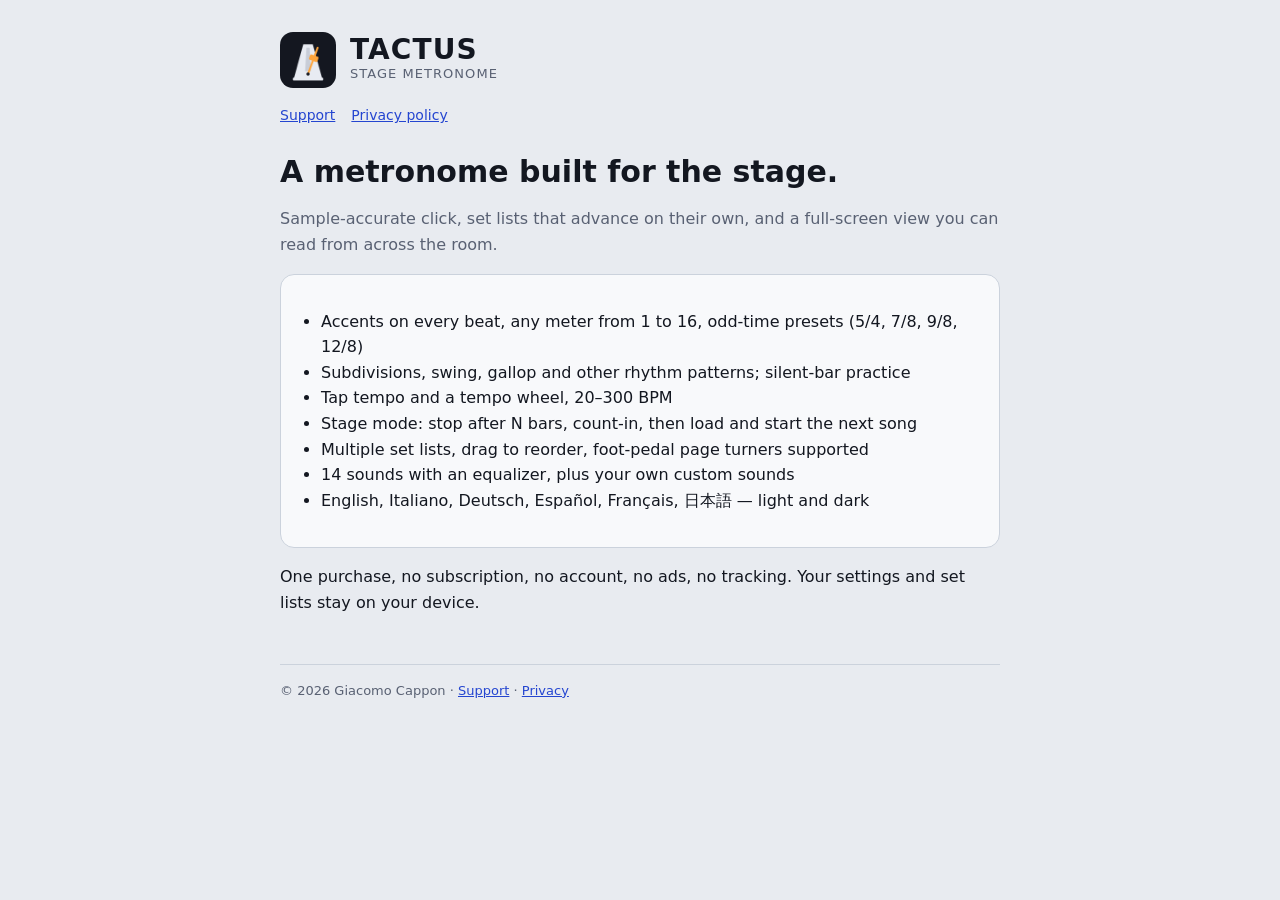
<file: index.html>
<!doctype html>
<html lang="en">
<head>
<meta charset="utf-8"><meta name="viewport" content="width=device-width,initial-scale=1">
<title>Tactus — stage metronome</title>
<meta name="description" content="A metronome for working musicians: accents, subdivisions, rhythm patterns, set lists and stage mode.">
<link rel="icon" href="icon.png"><link rel="stylesheet" href="style.css">
</head>
<body><div class="wrap">
<header><img src="icon.png" alt=""><div><div class="name">Tactus</div><div class="tag">Stage metronome</div></div></header>
<nav><a href="support.html">Support</a><a href="privacy.html">Privacy policy</a></nav>
<h1>A metronome built for the stage.</h1>
<p class="muted">Sample-accurate click, set lists that advance on their own, and a full-screen view you can read from across the room.</p>
<div class="card"><ul>
<li>Accents on every beat, any meter from 1 to 16, odd-time presets (5/4, 7/8, 9/8, 12/8)</li>
<li>Subdivisions, swing, gallop and other rhythm patterns; silent-bar practice</li>
<li>Tap tempo and a tempo wheel, 20–300 BPM</li>
<li>Stage mode: stop after N bars, count-in, then load and start the next song</li>
<li>Multiple set lists, drag to reorder, foot-pedal page turners supported</li>
<li>14 sounds with an equalizer, plus your own custom sounds</li>
<li>English, Italiano, Deutsch, Español, Français, 日本語 — light and dark</li>
</ul></div>
<p>One purchase, no subscription, no account, no ads, no tracking. Your settings and set lists stay on your device.</p>
<footer>© 2026 Giacomo Cappon · <a href="support.html">Support</a> · <a href="privacy.html">Privacy</a></footer>
</div></body></html>
</file>
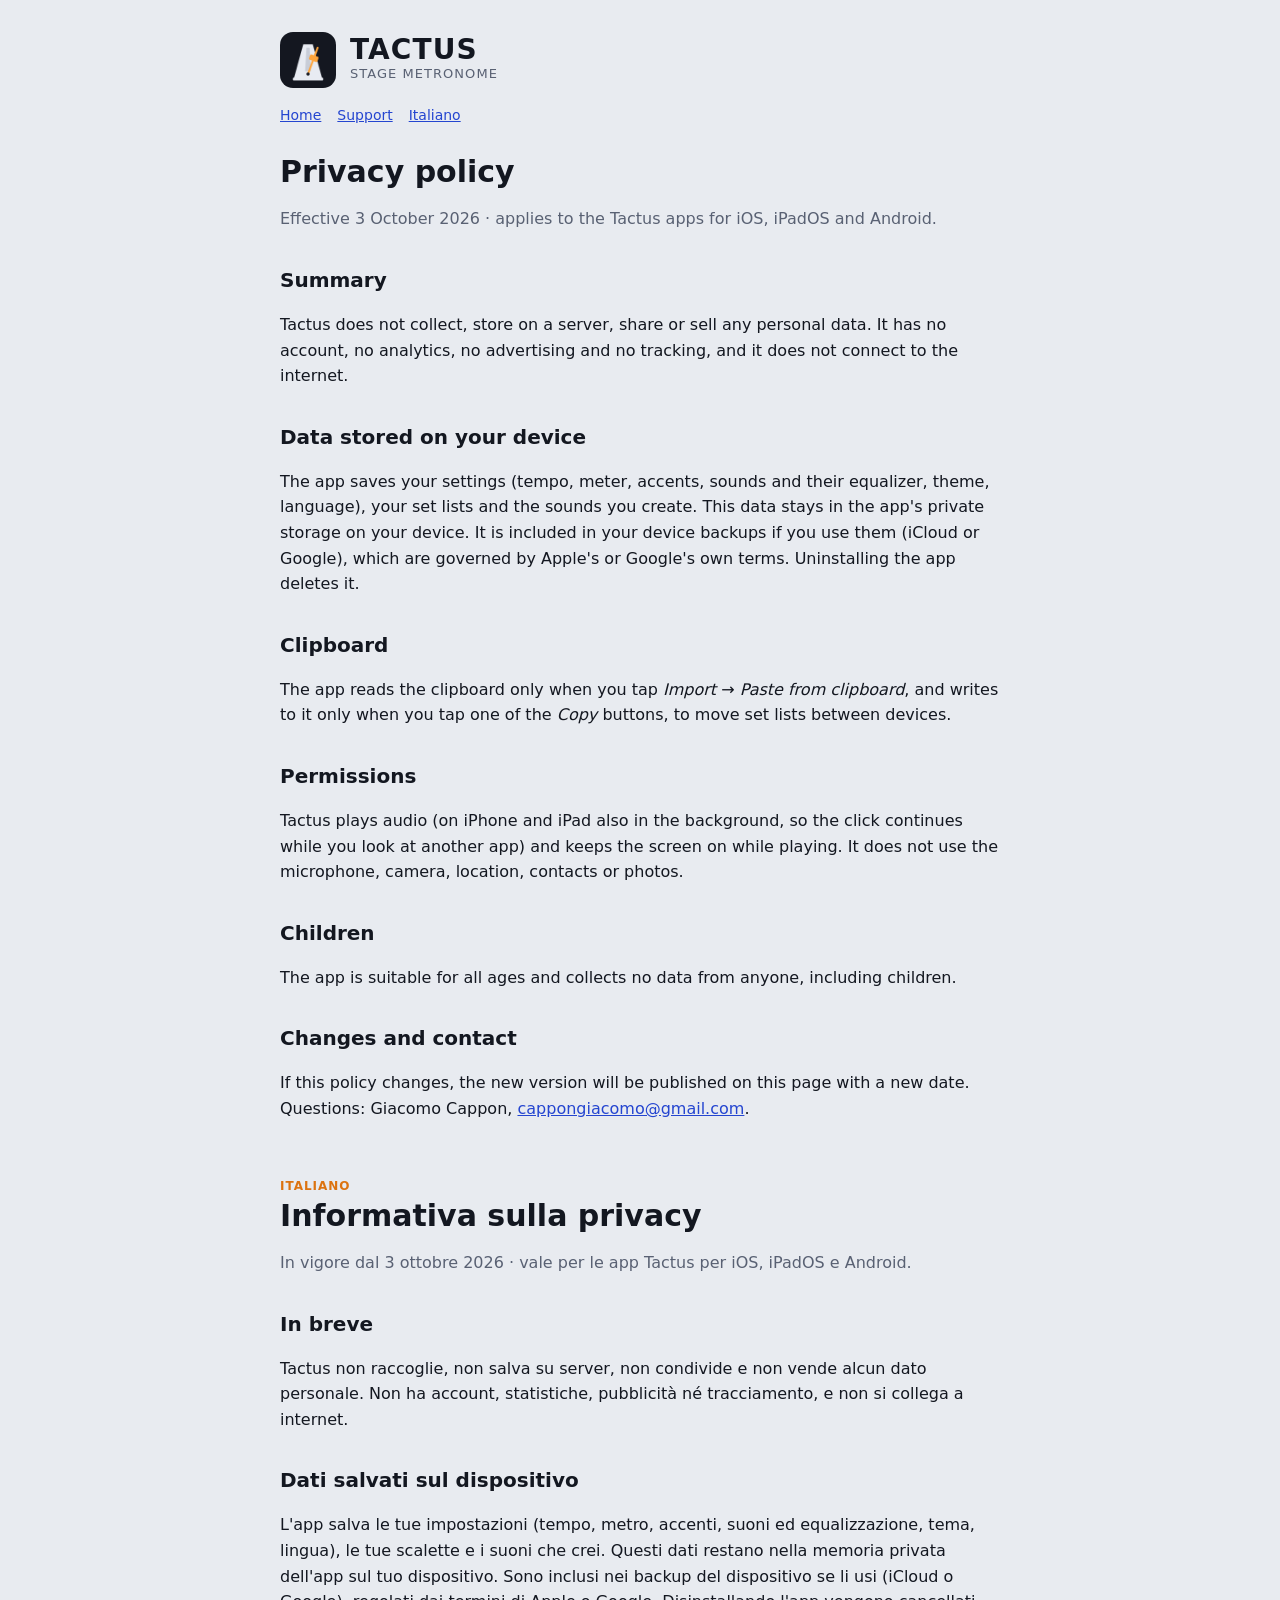
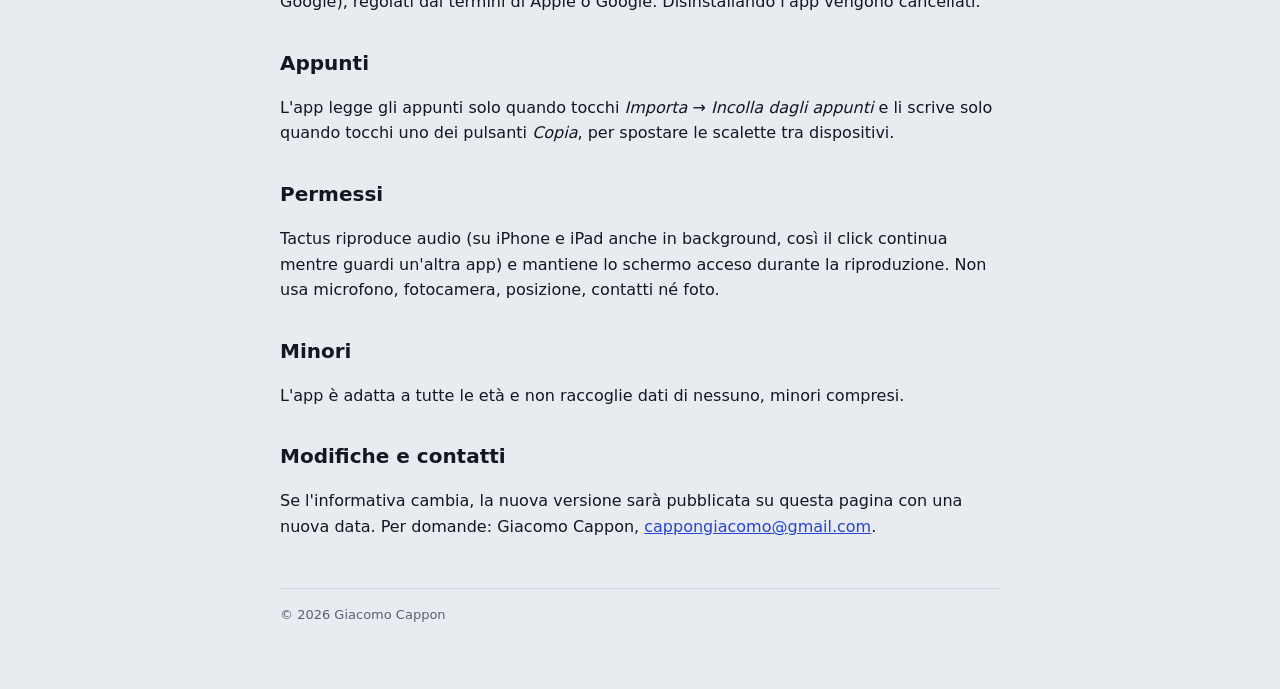
<file: privacy.html>
<!doctype html>
<html lang="en">
<head>
<meta charset="utf-8"><meta name="viewport" content="width=device-width,initial-scale=1">
<title>Tactus — privacy policy</title>
<link rel="icon" href="icon.png"><link rel="stylesheet" href="style.css">
</head>
<body><div class="wrap">
<header><img src="icon.png" alt=""><div><div class="name">Tactus</div><div class="tag">Stage metronome</div></div></header>
<nav><a href="index.html">Home</a><a href="support.html">Support</a><a href="#it">Italiano</a></nav>

<h1>Privacy policy</h1>
<p class="muted">Effective 3 October 2026 · applies to the Tactus apps for iOS, iPadOS and Android.</p>

<h2>Summary</h2>
<p>Tactus does not collect, store on a server, share or sell any personal data. It has no account, no analytics, no advertising and no tracking, and it does not connect to the internet.</p>

<h2>Data stored on your device</h2>
<p>The app saves your settings (tempo, meter, accents, sounds and their equalizer, theme, language), your set lists and the sounds you create. This data stays in the app's private storage on your device. It is included in your device backups if you use them (iCloud or Google), which are governed by Apple's or Google's own terms. Uninstalling the app deletes it.</p>

<h2>Clipboard</h2>
<p>The app reads the clipboard only when you tap <em>Import</em> → <em>Paste from clipboard</em>, and writes to it only when you tap one of the <em>Copy</em> buttons, to move set lists between devices.</p>

<h2>Permissions</h2>
<p>Tactus plays audio (on iPhone and iPad also in the background, so the click continues while you look at another app) and keeps the screen on while playing. It does not use the microphone, camera, location, contacts or photos.</p>

<h2>Children</h2>
<p>The app is suitable for all ages and collects no data from anyone, including children.</p>

<h2>Changes and contact</h2>
<p>If this policy changes, the new version will be published on this page with a new date. Questions: Giacomo Cappon, <a href="mailto:cappongiacomo@gmail.com">cappongiacomo@gmail.com</a>.</p>

<span class="lang" id="it">Italiano</span>
<h1>Informativa sulla privacy</h1>
<p class="muted">In vigore dal 3 ottobre 2026 · vale per le app Tactus per iOS, iPadOS e Android.</p>

<h2>In breve</h2>
<p>Tactus non raccoglie, non salva su server, non condivide e non vende alcun dato personale. Non ha account, statistiche, pubblicità né tracciamento, e non si collega a internet.</p>

<h2>Dati salvati sul dispositivo</h2>
<p>L'app salva le tue impostazioni (tempo, metro, accenti, suoni ed equalizzazione, tema, lingua), le tue scalette e i suoni che crei. Questi dati restano nella memoria privata dell'app sul tuo dispositivo. Sono inclusi nei backup del dispositivo se li usi (iCloud o Google), regolati dai termini di Apple o Google. Disinstallando l'app vengono cancellati.</p>

<h2>Appunti</h2>
<p>L'app legge gli appunti solo quando tocchi <em>Importa</em> → <em>Incolla dagli appunti</em> e li scrive solo quando tocchi uno dei pulsanti <em>Copia</em>, per spostare le scalette tra dispositivi.</p>

<h2>Permessi</h2>
<p>Tactus riproduce audio (su iPhone e iPad anche in background, così il click continua mentre guardi un'altra app) e mantiene lo schermo acceso durante la riproduzione. Non usa microfono, fotocamera, posizione, contatti né foto.</p>

<h2>Minori</h2>
<p>L'app è adatta a tutte le età e non raccoglie dati di nessuno, minori compresi.</p>

<h2>Modifiche e contatti</h2>
<p>Se l'informativa cambia, la nuova versione sarà pubblicata su questa pagina con una nuova data. Per domande: Giacomo Cappon, <a href="mailto:cappongiacomo@gmail.com">cappongiacomo@gmail.com</a>.</p>

<footer>© 2026 Giacomo Cappon</footer>
</div></body></html>
</file>
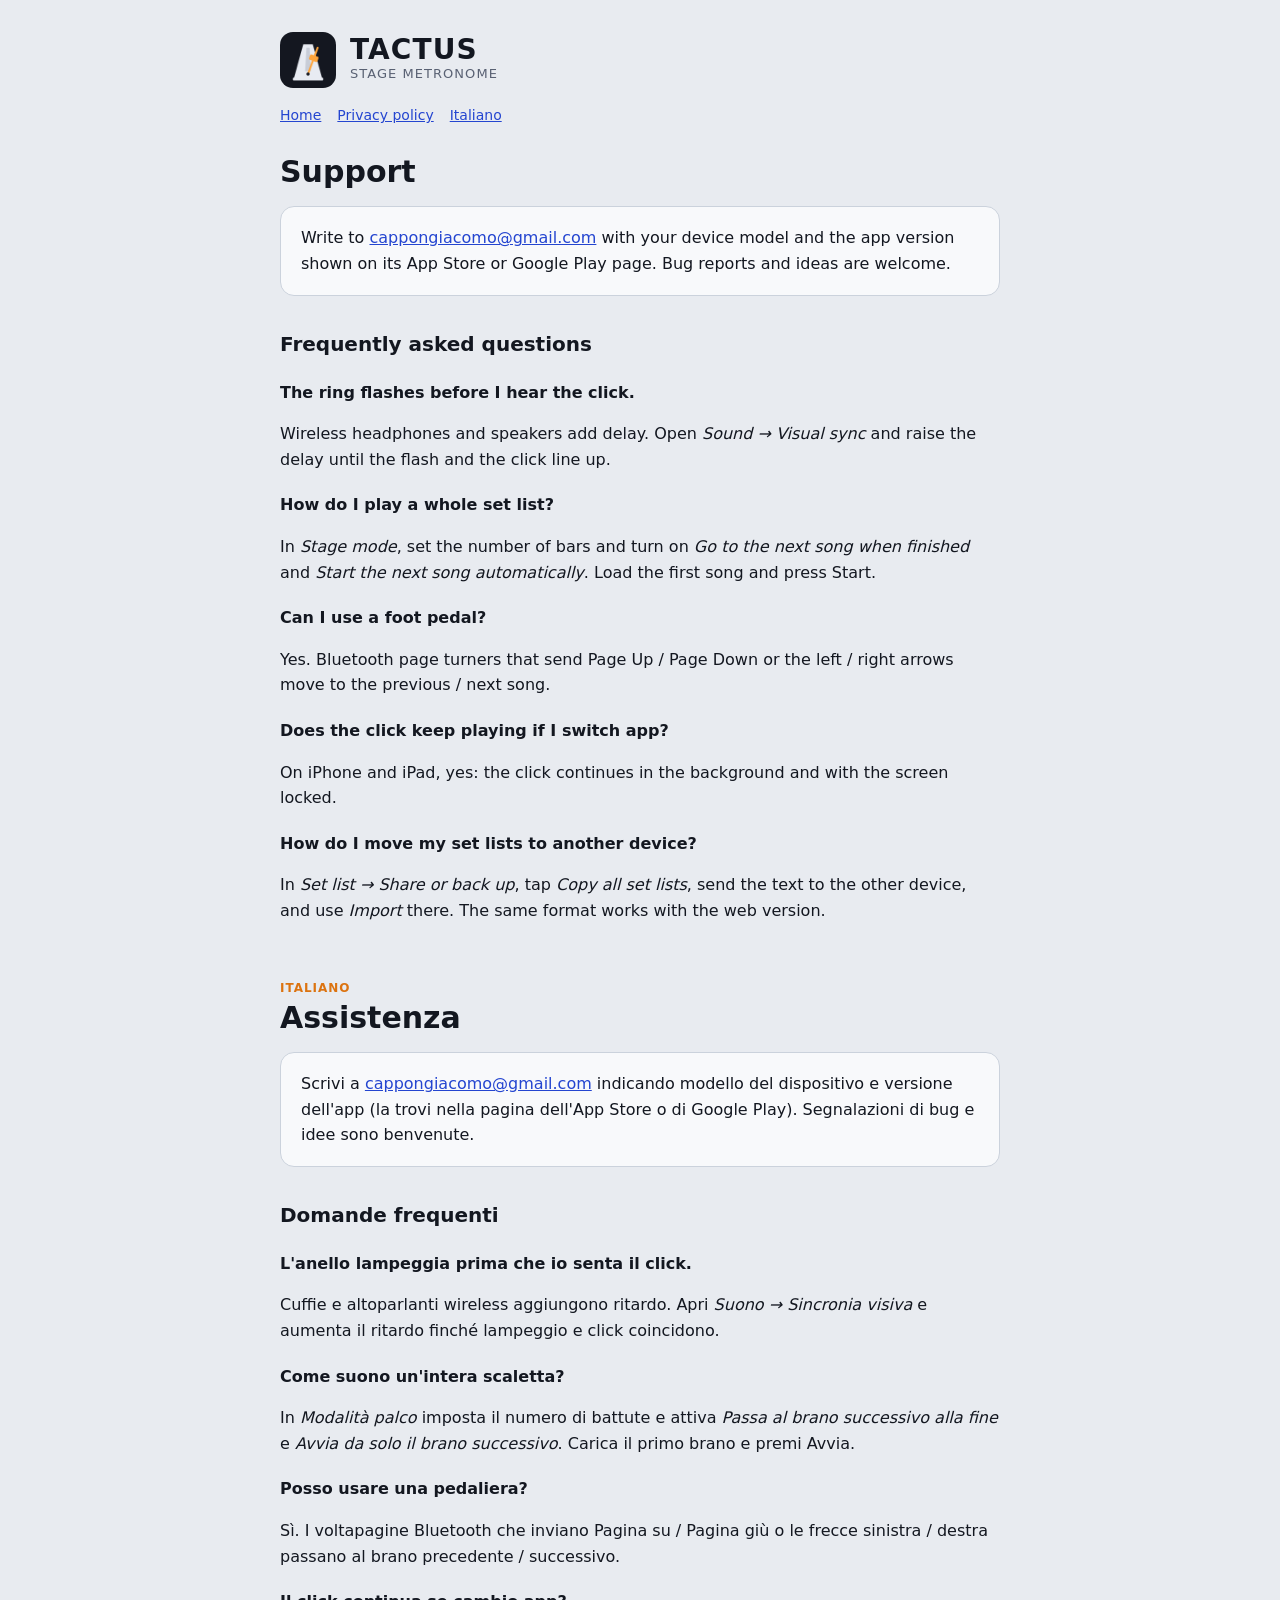
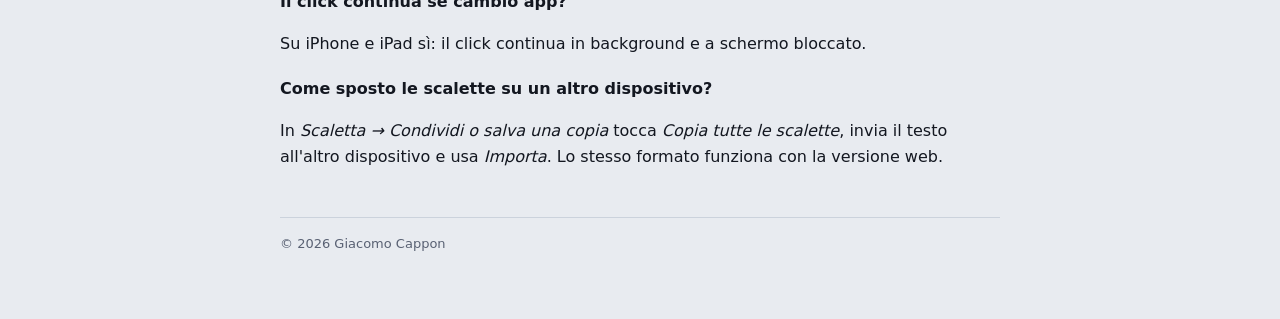
<file: support.html>
<!doctype html>
<html lang="en">
<head>
<meta charset="utf-8"><meta name="viewport" content="width=device-width,initial-scale=1">
<title>Tactus — support</title>
<link rel="icon" href="icon.png"><link rel="stylesheet" href="style.css">
</head>
<body><div class="wrap">
<header><img src="icon.png" alt=""><div><div class="name">Tactus</div><div class="tag">Stage metronome</div></div></header>
<nav><a href="index.html">Home</a><a href="privacy.html">Privacy policy</a><a href="#it">Italiano</a></nav>

<h1>Support</h1>
<div class="card">Write to <a href="mailto:cappongiacomo@gmail.com">cappongiacomo@gmail.com</a> with your device model and the app version shown on its App Store or Google Play page. Bug reports and ideas are welcome.</div>

<h2>Frequently asked questions</h2>
<h3>The ring flashes before I hear the click.</h3>
<p>Wireless headphones and speakers add delay. Open <em>Sound → Visual sync</em> and raise the delay until the flash and the click line up.</p>
<h3>How do I play a whole set list?</h3>
<p>In <em>Stage mode</em>, set the number of bars and turn on <em>Go to the next song when finished</em> and <em>Start the next song automatically</em>. Load the first song and press Start.</p>
<h3>Can I use a foot pedal?</h3>
<p>Yes. Bluetooth page turners that send Page Up / Page Down or the left / right arrows move to the previous / next song.</p>
<h3>Does the click keep playing if I switch app?</h3>
<p>On iPhone and iPad, yes: the click continues in the background and with the screen locked.</p>
<h3>How do I move my set lists to another device?</h3>
<p>In <em>Set list → Share or back up</em>, tap <em>Copy all set lists</em>, send the text to the other device, and use <em>Import</em> there. The same format works with the web version.</p>

<span class="lang" id="it">Italiano</span>
<h1>Assistenza</h1>
<div class="card">Scrivi a <a href="mailto:cappongiacomo@gmail.com">cappongiacomo@gmail.com</a> indicando modello del dispositivo e versione dell'app (la trovi nella pagina dell'App Store o di Google Play). Segnalazioni di bug e idee sono benvenute.</div>

<h2>Domande frequenti</h2>
<h3>L'anello lampeggia prima che io senta il click.</h3>
<p>Cuffie e altoparlanti wireless aggiungono ritardo. Apri <em>Suono → Sincronia visiva</em> e aumenta il ritardo finché lampeggio e click coincidono.</p>
<h3>Come suono un'intera scaletta?</h3>
<p>In <em>Modalità palco</em> imposta il numero di battute e attiva <em>Passa al brano successivo alla fine</em> e <em>Avvia da solo il brano successivo</em>. Carica il primo brano e premi Avvia.</p>
<h3>Posso usare una pedaliera?</h3>
<p>Sì. I voltapagine Bluetooth che inviano Pagina su / Pagina giù o le frecce sinistra / destra passano al brano precedente / successivo.</p>
<h3>Il click continua se cambio app?</h3>
<p>Su iPhone e iPad sì: il click continua in background e a schermo bloccato.</p>
<h3>Come sposto le scalette su un altro dispositivo?</h3>
<p>In <em>Scaletta → Condividi o salva una copia</em> tocca <em>Copia tutte le scalette</em>, invia il testo all'altro dispositivo e usa <em>Importa</em>. Lo stesso formato funziona con la versione web.</p>

<footer>© 2026 Giacomo Cappon</footer>
</div></body></html>
</file>
<file: style.css>
:root{--bg:#e8ebf0;--surface:#f8f9fb;--ink:#131720;--muted:#596173;--line:#cbd2dc;--accent:#2445d0;--sig:#dc7310;color-scheme:light}
@media (prefers-color-scheme:dark){:root{--bg:#0b0d12;--surface:#141720;--ink:#e8ebf2;--muted:#8e96a8;--line:#2a303d;--accent:#7f95ff;--sig:#ffa53c;color-scheme:dark}}
*{box-sizing:border-box}
body{margin:0;background:var(--bg);color:var(--ink);font:16px/1.6 system-ui,-apple-system,"Segoe UI",Roboto,sans-serif}
.wrap{max-width:760px;margin:0 auto;padding:32px 20px 64px}
header{display:flex;align-items:center;gap:14px;margin-bottom:28px}
header img{width:56px;height:56px;border-radius:13px}
header .name{font-size:28px;font-weight:800;letter-spacing:.04em;text-transform:uppercase;line-height:1}
header .tag{color:var(--muted);font-size:13px;letter-spacing:.08em;text-transform:uppercase}
nav{display:flex;gap:16px;flex-wrap:wrap;margin:-12px 0 28px;font-size:14px}
a{color:var(--accent)}
h1{font-size:30px;line-height:1.2;margin:0 0 8px}
h2{font-size:20px;margin:32px 0 8px}
h3{font-size:16px;margin:20px 0 4px}
.muted{color:var(--muted)}
.card{background:var(--surface);border:1px solid var(--line);border-radius:14px;padding:18px 20px;margin:16px 0}
ul{padding-left:20px}
.lang{display:inline-block;font-size:12px;font-weight:600;letter-spacing:.08em;color:var(--sig);text-transform:uppercase;margin-top:40px}
footer{margin-top:48px;color:var(--muted);font-size:13px;border-top:1px solid var(--line);padding-top:16px}
</file>
